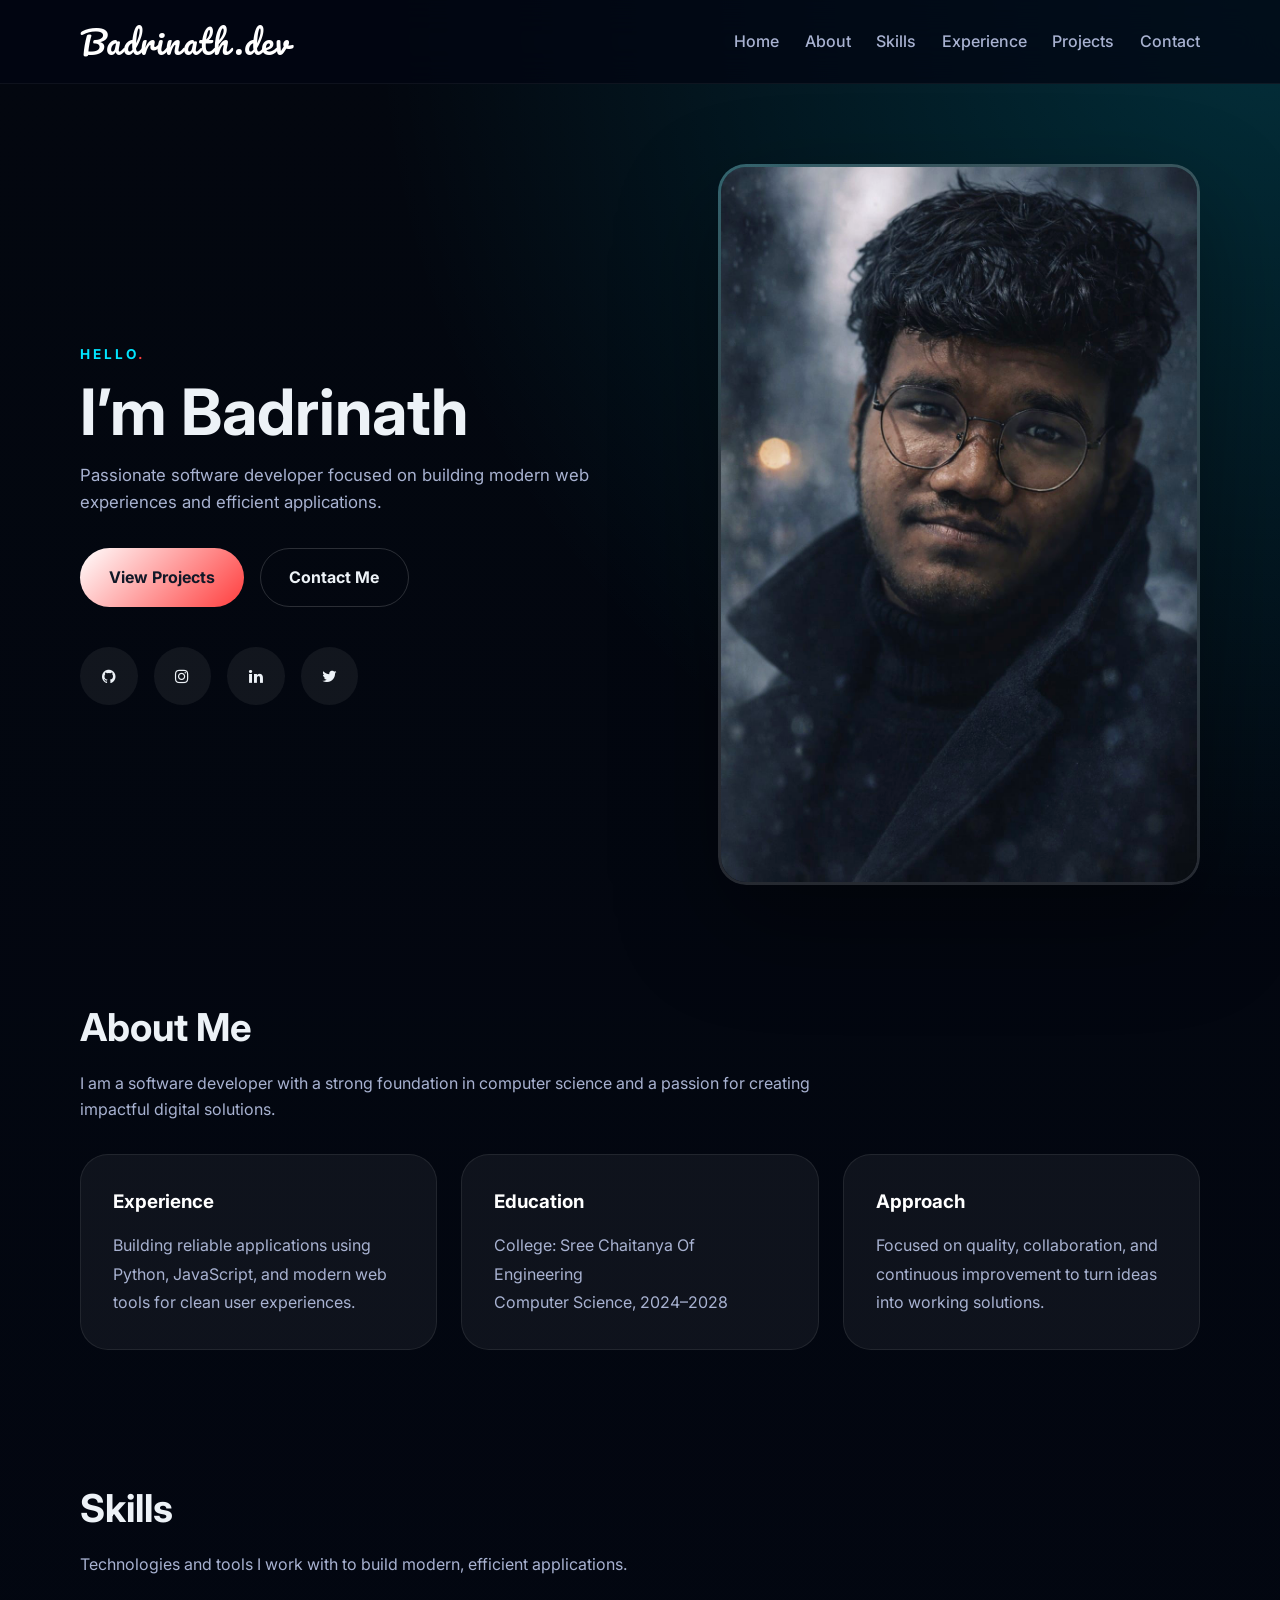
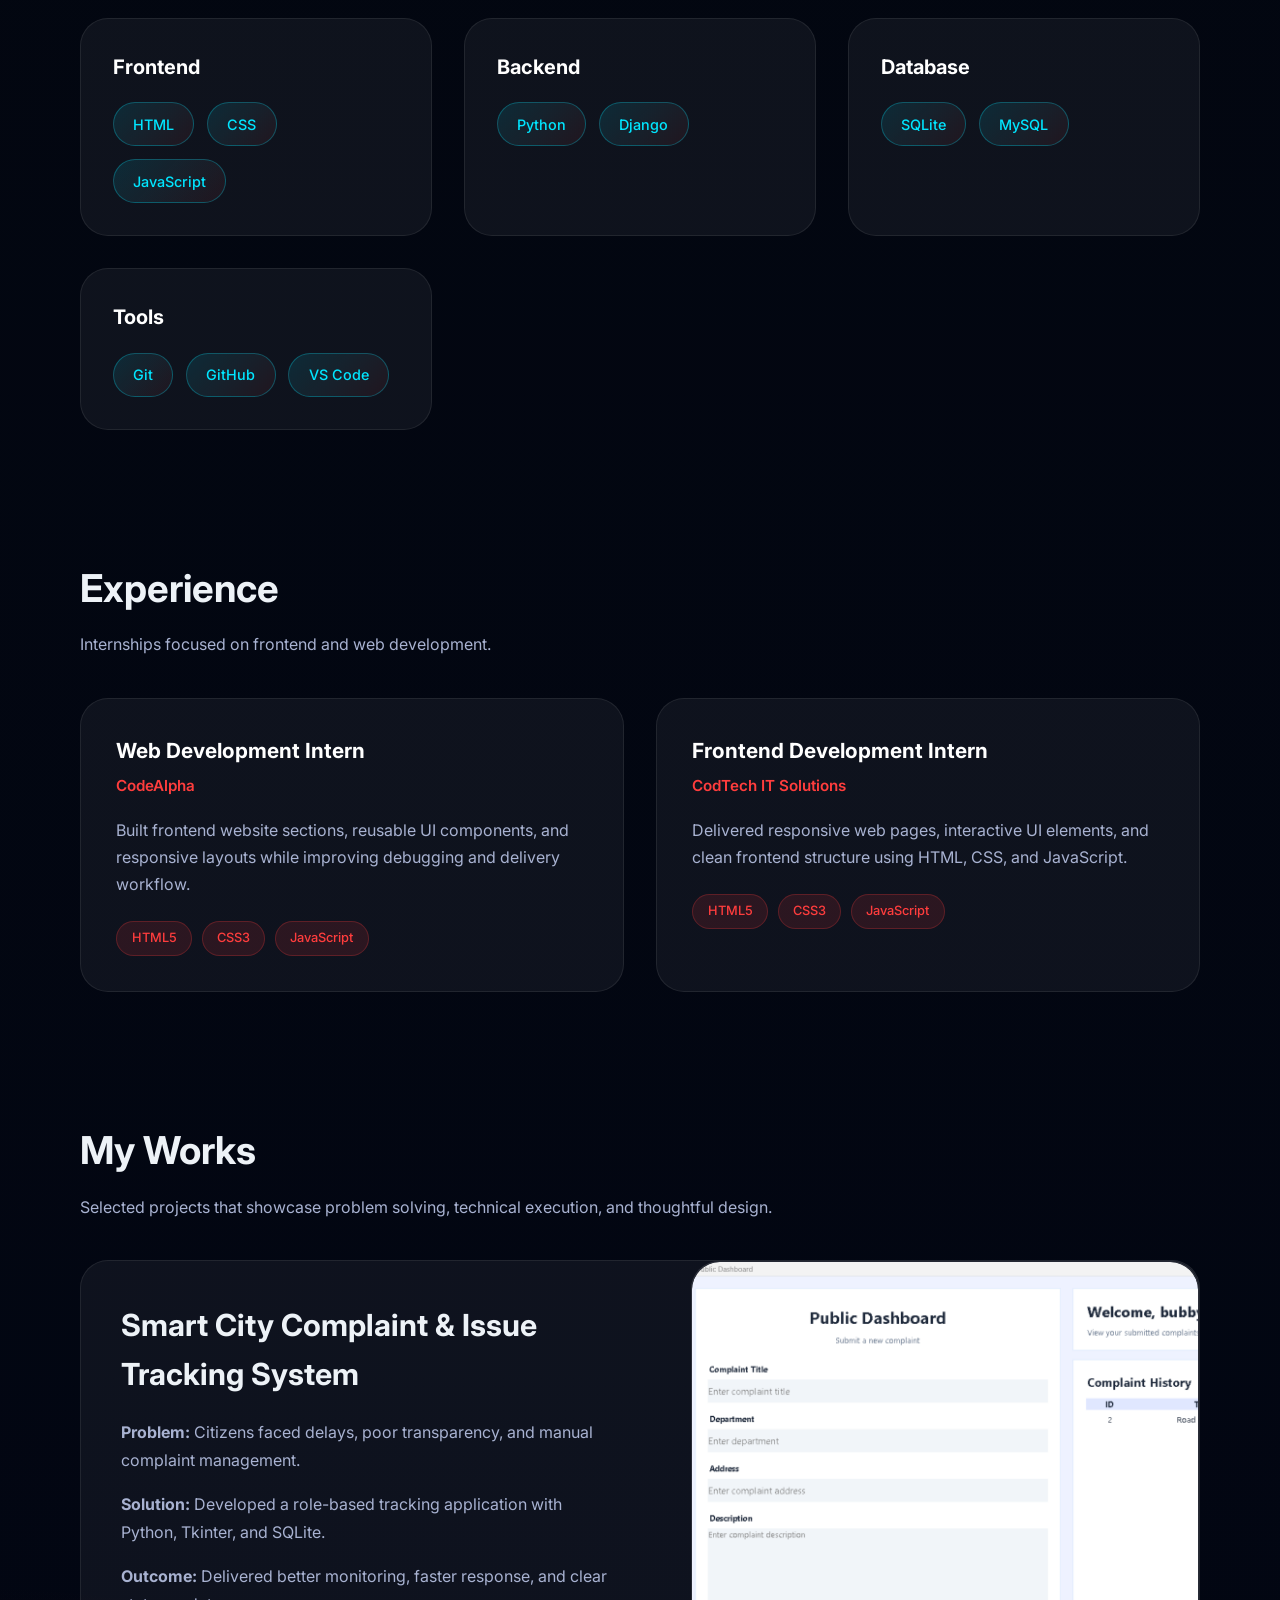
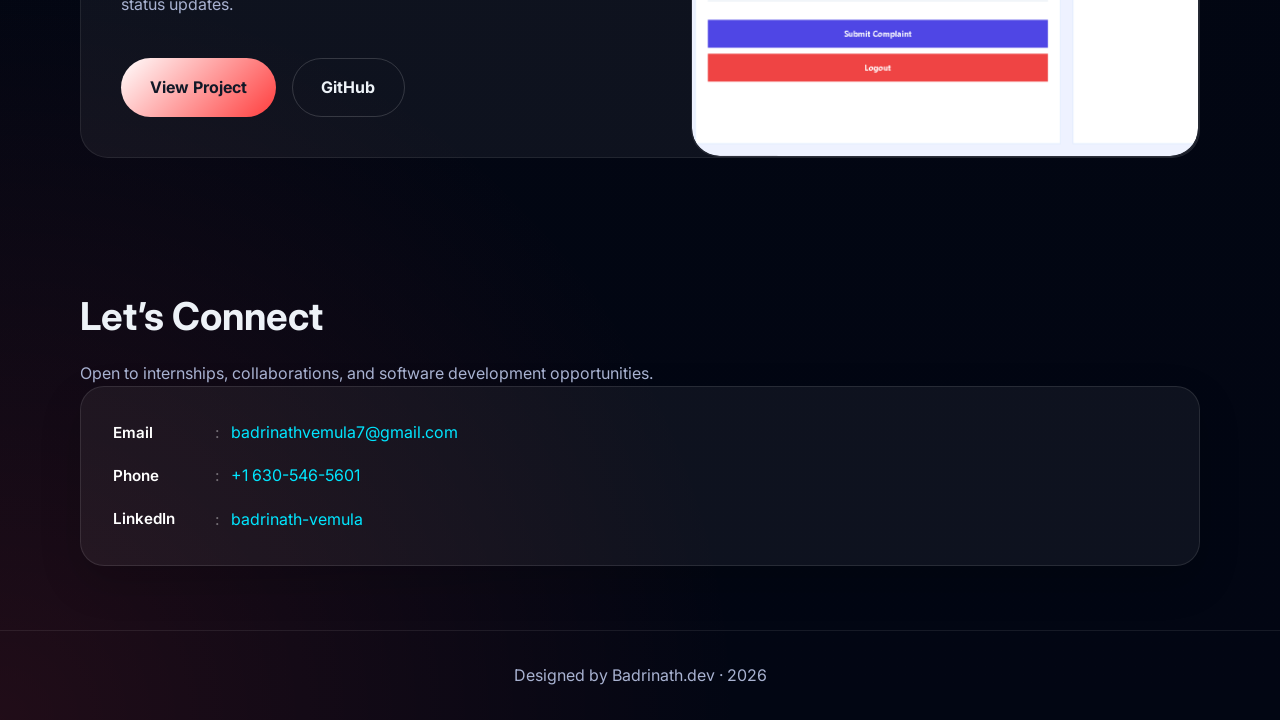
<file: Task_1/index.html>
<!DOCTYPE html>
<html lang="en">

<head>
    <meta charset="UTF-8">
    <meta name="viewport" content="width=device-width, initial-scale=1.0">
    <title>Badrinath.dev | Portfolio</title>
    <link rel="preconnect" href="https://fonts.googleapis.com">
    <link rel="preconnect" href="https://fonts.gstatic.com" crossorigin>
    <link href="https://fonts.googleapis.com/css2?family=Inter:wght@400;500;600;700&family=Pacifico&display=swap"
        rel="stylesheet">
    <link rel="stylesheet" href="styles.css">
    <link rel="stylesheet" href="https://cdnjs.cloudflare.com/ajax/libs/font-awesome/4.7.0/css/font-awesome.min.css">
</head>

<body>
    <header class="site-header">
        <nav class="navbar container">
            <a class="brand" href="#home">Badrinath.dev</a>
            <div class="nav-links">
                <a href="#home">Home</a>
                <a href="#about">About</a>
                <a href="#skills">Skills</a>
                <a href="#experience">Experience</a>
                <a href="#projects">Projects</a>
                <a href="#contact">Contact</a>
            </div>
        </nav>
    </header>

    <main>
        <section class="hero" id="home">
            <div class="container hero-grid">
                <div class="hero-copy">
                    <p class="eyebrow">Hello<span class="accent">.</span></p>
                    <h1>I’m Badrinath</h1>
                    <p class="hero-description">
                        Passionate software developer focused on building modern web experiences and efficient
                        applications.
                    </p>
                    <div class="hero-actions">
                        <a class="primary-btn" href="#projects">View Projects</a>
                        <a class="secondary-btn" href="#contact">Contact Me</a>
                    </div>
                    <div class="social-links">
                        <a href="https://github.com/BadrinathVemula" aria-label="GitHub"><i
                                class="fa fa-github"></i></a>
                        <a href="https://www.instagram.com/the_bn7?igsh=MXdpb2g3M2tzaTY2bg==" aria-label="Instagram"><i
                                class="fa fa-instagram"></i></a>
                        <a href="https://www.linkedin.com/in/badrinath-vemula-059536277?utm_source=share_via&utm_content=profile&utm_medium=member_android"
                            aria-label="LinkedIn"><i class="fa fa-linkedin"></i></a>
                        <a href="https://x.com/BadrinathV18447" aria-label="Twitter"><i class="fa fa-twitter"></i></a>
                    </div>
                </div>
                <div class="hero-visual">
                    <img src="assets/myphoto.jpeg" alt="Portrait of Badrinath">
                </div>
            </div>
        </section>

        <section class="about-section" id="about">
            <div class="container">
                <div class="section-heading">
                    <h2>About Me</h2>
                    <p>I am a software developer with a strong foundation in computer science and a passion for creating
                        impactful digital solutions.</p>
                </div>
                <div class="about-grid">
                    <div class="about-card">
                        <h3>Experience</h3>
                        <p>Building reliable applications using Python, JavaScript, and modern web tools for clean user
                            experiences.</p>
                    </div>
                    <div class="about-card">
                        <h3>Education</h3>
                        <p>College: Sree Chaitanya Of Engineering<br>Computer Science, 2024–2028</p>
                    </div>
                    <div class="about-card">
                        <h3>Approach</h3>
                        <p>Focused on quality, collaboration, and continuous improvement to turn ideas into working
                            solutions.</p>
                    </div>
                </div>
            </div>
        </section>

        <section class="skills-section" id="skills">
            <div class="container">
                <div class="section-heading">
                    <h2>Skills</h2>
                    <p>Technologies and tools I work with to build modern, efficient applications.</p>
                </div>
                <div class="skills-grid">
                    <div class="skill-category">
                        <h3>Frontend</h3>
                        <div class="skill-tags">
                            <span class="skill-tag">HTML</span>
                            <span class="skill-tag">CSS</span>
                            <span class="skill-tag">JavaScript</span>
                        </div>
                    </div>
                    <div class="skill-category">
                        <h3>Backend</h3>
                        <div class="skill-tags">
                            <span class="skill-tag">Python</span>
                            <span class="skill-tag">Django</span>
                        </div>
                    </div>
                    <div class="skill-category">
                        <h3>Database</h3>
                        <div class="skill-tags">
                            <span class="skill-tag">SQLite</span>
                            <span class="skill-tag">MySQL</span>
                        </div>
                    </div>
                    <div class="skill-category">
                        <h3>Tools</h3>
                        <div class="skill-tags">
                            <span class="skill-tag">Git</span>
                            <span class="skill-tag">GitHub</span>
                            <span class="skill-tag">VS Code</span>
                        </div>
                    </div>
                </div>
            </div>
        </section>

        <section class="experience-section" id="experience">
            <div class="container">
                <div class="section-heading">
                    <h2>Experience</h2>
                    <p>Internships focused on frontend and web development.</p>
                </div>
                <div class="experience-grid">
                    <div class="experience-card">
                        <div class="exp-header">
                            <h3>Web Development Intern</h3>
                            <p class="exp-company">CodeAlpha</p>
                        </div>
                        <div class="exp-overview">
                            <p>Built frontend website sections, reusable UI components, and responsive layouts while
                                improving debugging and delivery workflow.</p>
                        </div>
                        <div class="exp-tech">
                            <span class="tech-badge">HTML5</span>
                            <span class="tech-badge">CSS3</span>
                            <span class="tech-badge">JavaScript</span>
                        </div>
                    </div>
                    <div class="experience-card">
                        <div class="exp-header">
                            <h3>Frontend Development Intern</h3>
                            <p class="exp-company">CodTech IT Solutions</p>
                        </div>
                        <div class="exp-overview">
                            <p>Delivered responsive web pages, interactive UI elements, and clean frontend structure
                                using HTML, CSS, and JavaScript.</p>
                        </div>
                        <div class="exp-tech">
                            <span class="tech-badge">HTML5</span>
                            <span class="tech-badge">CSS3</span>
                            <span class="tech-badge">JavaScript</span>
                        </div>
                    </div>
                </div>
            </div>
        </section>

        <section class="projects-section" id="projects">
            <div class="container">
                <div class="section-heading">
                    <h2>My Works</h2>
                    <p>Selected projects that showcase problem solving, technical execution, and thoughtful design.</p>
                </div>
                <div class="project-card">
                    <div class="project-copy">
                        <h3>Smart City Complaint &amp; Issue Tracking System</h3>
                        <p><strong>Problem:</strong> Citizens faced delays, poor transparency, and manual complaint
                            management.</p>
                        <p><strong>Solution:</strong> Developed a role-based tracking application with Python, Tkinter,
                            and SQLite.</p>
                        <p><strong>Outcome:</strong> Delivered better monitoring, faster response, and clear status
                            updates.</p>
                        <div class="project-buttons">
                            <a class="primary-btn" href="#">View Project</a>
                            <a class="secondary-btn" href="#">GitHub</a>
                        </div>
                    </div>
                    <div class="project-image-card">
                        <img src="assets/smartcity pdashboard.png" alt="Project dashboard screenshot">
                    </div>
                </div>
            </div>
        </section>

        <section class="contact-section" id="contact">
            <div class="container">
                <div class="section-heading">
                    <h2>Let’s Connect</h2>
                    <p>Open to internships, collaborations, and software development opportunities.</p>
                </div>
                <div class="contact-card">
                    <p><strong>Email</strong><span>:</span> <a
                            href="mailto:badrinathvemula7@gmail.com">badrinathvemula7@gmail.com</a></p>
                    <p><strong>Phone</strong><span>:</span> <a href="tel:+16305465601">+1 630-546-5601</a></p>
                    <p><strong>LinkedIn</strong><span>:</span> <a
                            href="https://www.linkedin.com/in/badrinath-vemula-059536277" target="_blank"
                            rel="noopener">badrinath-vemula</a></p>
                </div>
            </div>
        </section>

    </main>

    <footer class="site-footer">
        <div class="container">
            <p>Designed by Badrinath.dev · 2026</p>
        </div>
    </footer>
</body>

</html>
</file>
<file: Task_1/styles.css>
:root {
    --bg: #020613;
    --surface: rgba(255, 255, 255, 0.05);
    --surface-strong: rgba(255, 255, 255, 0.1);
    --text: #edf2f7;
    --muted: #a8b2d1;
    --accent: #ff3d3d;
    --accent-soft: #01e6ff;
    --radius: 28px;
}

* {
    box-sizing: border-box;
    margin: 0;
    padding: 0;
}

html {
    scroll-behavior: smooth;
}

body {
    font-family: 'Inter', sans-serif;
    background: radial-gradient(circle at top right, rgba(1, 230, 255, 0.18), transparent 22%),
        radial-gradient(circle at bottom left, rgba(255, 61, 61, 0.12), transparent 18%),
        linear-gradient(180deg, #03070f 0%, #020613 100%);
    color: var(--text);
    min-height: 100vh;
    line-height: 1.6;
}

img {
    display: block;
    max-width: 100%;
}

a {
    color: inherit;
    text-decoration: none;
}

button,
input,
textarea {
    font: inherit;
}

.container {
    width: min(1120px, calc(100% - 2rem));
    margin: 0 auto;
}

.site-header {
    position: sticky;
    top: 0;
    z-index: 10;
    backdrop-filter: blur(18px);
    background: rgba(2, 6, 19, 0.78);
    border-bottom: 1px solid rgba(255, 255, 255, 0.05);
}

.navbar {
    display: flex;
    justify-content: space-between;
    align-items: center;
    gap: 1rem;
    padding: 1rem 0;
}

.brand {
    font-family: 'Pacifico', cursive;
    font-size: clamp(1.5rem, 2.6vw, 2rem);
    letter-spacing: 0.04em;
    color: #ffffff;
}

.nav-links {
    display: flex;
    gap: 1.6rem;
    flex-wrap: wrap;
}

.nav-links a {
    color: var(--muted);
    font-weight: 500;
    transition: color 0.25s ease, transform 0.25s ease;
}

.nav-links a:hover {
    color: var(--accent-soft);
    transform: translateY(-1px);
}

.hero {
    padding: 5rem 0 3rem;
}

.hero-grid {
    display: grid;
    grid-template-columns: 1.1fr 0.9fr;
    gap: 3rem;
    align-items: center;
}

.eyebrow {
    margin-bottom: 1rem;
    color: var(--accent-soft);
    font-weight: 700;
    letter-spacing: 0.22em;
    text-transform: uppercase;
    font-size: 0.85rem;
}

.accent {
    color: var(--accent);
}

.hero-copy h1 {
    font-size: clamp(3.2rem, 5vw, 4.5rem);
    line-height: 0.95;
    margin-bottom: 1.2rem;
}

.hero-description {
    max-width: 700px;
    color: var(--muted);
    font-size: 1.05rem;
}

.hero-actions {
    display: flex;
    gap: 1rem;
    flex-wrap: wrap;
    margin-top: 2rem;
}

.primary-btn,
.secondary-btn {
    display: inline-flex;
    align-items: center;
    justify-content: center;
    padding: 1rem 1.8rem;
    border-radius: 999px;
    font-weight: 700;
    transition: transform 0.25s ease, box-shadow 0.25s ease, background 0.25s ease;
}

.primary-btn {
    background: linear-gradient(135deg, #ffffff, var(--accent));
    color: #111827;
}

.secondary-btn {
    border: 1px solid rgba(255, 255, 255, 0.16);
    color: var(--text);
}

.primary-btn:hover,
.secondary-btn:hover {
    transform: translateY(-3px);
    box-shadow: 0 18px 40px rgba(1, 230, 255, 0.12);
}

.social-links {
    display: flex;
    gap: 1rem;
    margin-top: 2.5rem;
}

.social-links a {
    width: 3.6rem;
    height: 3.6rem;
    border-radius: 50%;
    display: grid;
    place-items: center;
    background: rgba(255, 255, 255, 0.06);
    color: var(--text);
    transition: transform 0.25s ease, background 0.25s ease, color 0.25s ease;
}

.social-links a:hover {
    color: #ffffff;
    background: rgba(1, 230, 255, 0.2);
    transform: translateY(-4px);
}

.hero-visual {
    position: relative;
    min-height: 400px;
    border-radius: var(--radius);
    overflow: hidden;
    background: linear-gradient(180deg, rgba(255, 255, 255, 0.1), rgba(255, 255, 255, 0.02));
    box-shadow: 0 40px 100px rgba(0, 0, 0, 0.36);
}

.hero-visual::before {
    content: '';
    position: absolute;
    inset: 0;
    background: radial-gradient(circle at top left, rgba(1, 230, 255, 0.18), transparent 35%);
    pointer-events: none;
}

.hero-visual img {
    width: 100%;
    height: 100%;
    object-fit: cover;
    filter: saturate(1.05) contrast(1.05);
    border: 3px solid rgba(255, 255, 255, 0.12);
    border-radius: var(--radius);
    transition: transform 0.45s ease, filter 0.35s ease;
}

.hero-visual img:hover {
    transform: scale(1.03);
    filter: saturate(1.1) contrast(1.12);
}

.section-heading {
    max-width: 760px;
}

.section-heading h2 {
    font-size: clamp(2rem, 3vw, 3rem);
    margin-bottom: 0.8rem;
}

.section-heading p {
    color: var(--muted);
    font-size: 1rem;
}

.about-section,
.skills-section,
.experience-section,
.projects-section,
.contact-section {
    padding: 4rem 0;
}

.skills-grid {
    display: grid;
    grid-template-columns: repeat(auto-fit, minmax(260px, 1fr));
    gap: 2rem;
    margin-top: 2.5rem;
}

.skill-category {
    background: var(--surface);
    border: 1px solid rgba(255, 255, 255, 0.08);
    border-radius: var(--radius);
    padding: 2rem;
    transition: all 0.35s ease, transform 0.35s ease;
}

.skill-category:hover {
    background: rgba(1, 230, 255, 0.08);
    border-color: rgba(1, 230, 255, 0.24);
    transform: translateY(-4px);
    box-shadow: 0 18px 52px rgba(1, 230, 255, 0.08);
}

.skill-category h3 {
    font-size: 1.25rem;
    margin-bottom: 1.2rem;
    color: #ffffff;
}

.skill-tags {
    display: flex;
    flex-wrap: wrap;
    gap: 0.8rem;
}

.skill-tag {
    display: inline-block;
    padding: 0.6rem 1.2rem;
    background: linear-gradient(135deg, rgba(1, 230, 255, 0.12), rgba(255, 61, 61, 0.08));
    border: 1px solid rgba(1, 230, 255, 0.28);
    border-radius: 999px;
    font-size: 0.9rem;
    color: var(--accent-soft);
    font-weight: 500;
    transition: all 0.3s ease, transform 0.3s ease;
    animation: fadeInUp 0.6s ease backwards;
}

.skill-tag:nth-child(1) {
    animation-delay: 0.1s;
}

.skill-tag:nth-child(2) {
    animation-delay: 0.2s;
}

.skill-tag:nth-child(3) {
    animation-delay: 0.3s;
}

.skill-tag:nth-child(4) {
    animation-delay: 0.4s;
}

.skill-tag:hover {
    background: linear-gradient(135deg, rgba(1, 230, 255, 0.24), rgba(255, 61, 61, 0.16));
    border-color: var(--accent-soft);
    transform: scale(1.08);
}

@keyframes fadeInUp {
    from {
        opacity: 0;
        transform: translateY(12px);
    }

    to {
        opacity: 1;
        transform: translateY(0);
    }
}

.about-grid {
    display: grid;
    grid-template-columns: repeat(3, minmax(0, 1fr));
    gap: 1.5rem;
    margin-top: 2rem;
}

.about-card,
.contact-card,
.project-card {
    background: var(--surface);
    border: 1px solid rgba(255, 255, 255, 0.08);
    border-radius: var(--radius);
}

.about-card,
.contact-card {
    padding: 2rem;
}

.about-card h3 {
    margin-bottom: 0.85rem;
    color: #ffffff;
}

.about-card p {
    color: var(--muted);
    line-height: 1.8;
}

.project-card {
    display: grid;
    grid-template-columns: minmax(320px, 1.12fr) minmax(320px, 1fr);
    gap: 2.5rem;
    margin-top: 2.5rem;
    overflow: hidden;
    align-items: stretch;
}

.project-copy {
    padding: 2.5rem;
    display: flex;
    flex-direction: column;
    justify-content: center;
}

.project-copy h3 {
    font-size: 1.9rem;
    margin-bottom: 1.2rem;
}

.project-copy p {
    color: var(--muted);
    margin-bottom: 1rem;
    line-height: 1.75;
}

.project-buttons {
    display: flex;
    gap: 1rem;
    flex-wrap: wrap;
    margin-top: 1.5rem;
}

.project-image-card {
    display: block;
    min-height: auto;
    border-radius: var(--radius);
    overflow: hidden;
    background: linear-gradient(180deg, rgba(255, 255, 255, 0.06), rgba(255, 255, 255, 0.02));
    border: 1px solid rgba(255, 255, 255, 0.08);
}

.project-image-card img {
    width: 100%;
    height: 100%;
    min-height: 460px;
    object-fit: cover;
    border-radius: var(--radius);
    transition: transform 0.4s ease, filter 0.4s ease, box-shadow 0.4s ease;
    display: block;
}

.project-image-card:hover img {
    transform: scale(1.02);
    filter: saturate(1.08) contrast(1.05);
    box-shadow: 0 24px 60px rgba(0, 0, 0, 0.16);
}

.contact-card {
    padding: 2rem;
    display: grid;
    gap: 1rem;
    background: rgba(255, 255, 255, 0.05);
    border: 1px solid rgba(255, 255, 255, 0.1);
    border-radius: calc(var(--radius) - 4px);
    box-shadow: 0 16px 40px rgba(0, 0, 0, 0.18);
}

.contact-card p {
    display: flex;
    align-items: center;
    gap: 0.75rem;
    color: var(--muted);
    font-size: 1rem;
    line-height: 1.7;
    margin: 0;
}

.contact-card p strong {
    color: #ffffff;
    min-width: 90px;
    font-size: 0.95rem;
    font-weight: 600;
}

.contact-card p span {
    color: rgba(255, 255, 255, 0.38);
}

.contact-card a {
    color: var(--accent-soft);
    transition: color 0.25s ease, transform 0.25s ease;
}

.contact-card a:hover {
    color: #ffffff;
    transform: translateX(2px);
}

.site-footer {
    padding: 2rem 0;
    border-top: 1px solid rgba(255, 255, 255, 0.08);
    color: var(--muted);
    text-align: center;
}

.experience-grid {
    display: grid;
    grid-template-columns: repeat(auto-fit, minmax(340px, 1fr));
    gap: 2rem;
    margin-top: 2.5rem;
}

.experience-card {
    background: var(--surface);
    border: 1px solid rgba(255, 255, 255, 0.08);
    border-radius: var(--radius);
    padding: 2.2rem;
    transition: all 0.35s ease, transform 0.35s ease;
    animation: fadeInUp 0.6s ease backwards;
}

.experience-card:nth-child(1) {
    animation-delay: 0.1s;
}

.experience-card:nth-child(2) {
    animation-delay: 0.2s;
}

.experience-card:hover {
    background: rgba(255, 61, 61, 0.06);
    border-color: rgba(255, 61, 61, 0.28);
    transform: translateY(-6px);
    box-shadow: 0 24px 64px rgba(255, 61, 61, 0.1);
}

.exp-header {
    margin-bottom: 1.2rem;
}

.exp-header h3 {
    font-size: 1.3rem;
    margin-bottom: 0.4rem;
    color: #ffffff;
}

.exp-company {
    color: var(--accent);
    font-weight: 600;
    font-size: 0.95rem;
}

.exp-overview {
    margin-bottom: 1.4rem;
    color: var(--muted);
    line-height: 1.7;
}

.exp-details {
    margin-bottom: 1.4rem;
}

.exp-details h4 {
    color: #ffffff;
    margin-bottom: 0.7rem;
    font-size: 0.95rem;
    text-transform: uppercase;
    letter-spacing: 0.08em;
}

.exp-details ul {
    list-style: none;
    padding: 0;
}

.exp-details li {
    color: var(--muted);
    margin-bottom: 0.6rem;
    padding-left: 1.2rem;
    position: relative;
    line-height: 1.6;
}

.exp-details li::before {
    content: '▸';
    position: absolute;
    left: 0;
    color: var(--accent-soft);
}

.exp-tech {
    display: flex;
    flex-wrap: wrap;
    gap: 0.6rem;
}

.tech-badge {
    display: inline-block;
    padding: 0.4rem 0.9rem;
    background: rgba(255, 61, 61, 0.12);
    border: 1px solid rgba(255, 61, 61, 0.24);
    border-radius: 999px;
    font-size: 0.8rem;
    color: var(--accent);
    font-weight: 500;
    transition: all 0.25s ease;
}

.tech-badge:hover {
    background: rgba(255, 61, 61, 0.2);
    border-color: var(--accent);
}

@media (max-width: 960px) {

    .hero-grid,
    .project-card {
        grid-template-columns: 1fr;
    }

    .hero {
        padding-top: 3rem;
    }

    .hero-visual {
        min-height: 320px;
    }
}

@media (max-width: 720px) {
    .navbar {
        flex-direction: column;
        align-items: stretch;
    }

    .nav-links {
        justify-content: center;
        gap: 1rem;
    }

    .hero-copy h1 {
        font-size: clamp(2.4rem, 8vw, 3.2rem);
    }

    .hero-actions {
        flex-direction: column;
        align-items: stretch;
    }

    .social-links {
        justify-content: center;
    }

    .about-grid {
        grid-template-columns: 1fr;
    }
}

@media (max-width: 520px) {
    .navbar {
        gap: 0.5rem;
    }

    .nav-links {
        gap: 0.6rem;
    }
}
</file>
